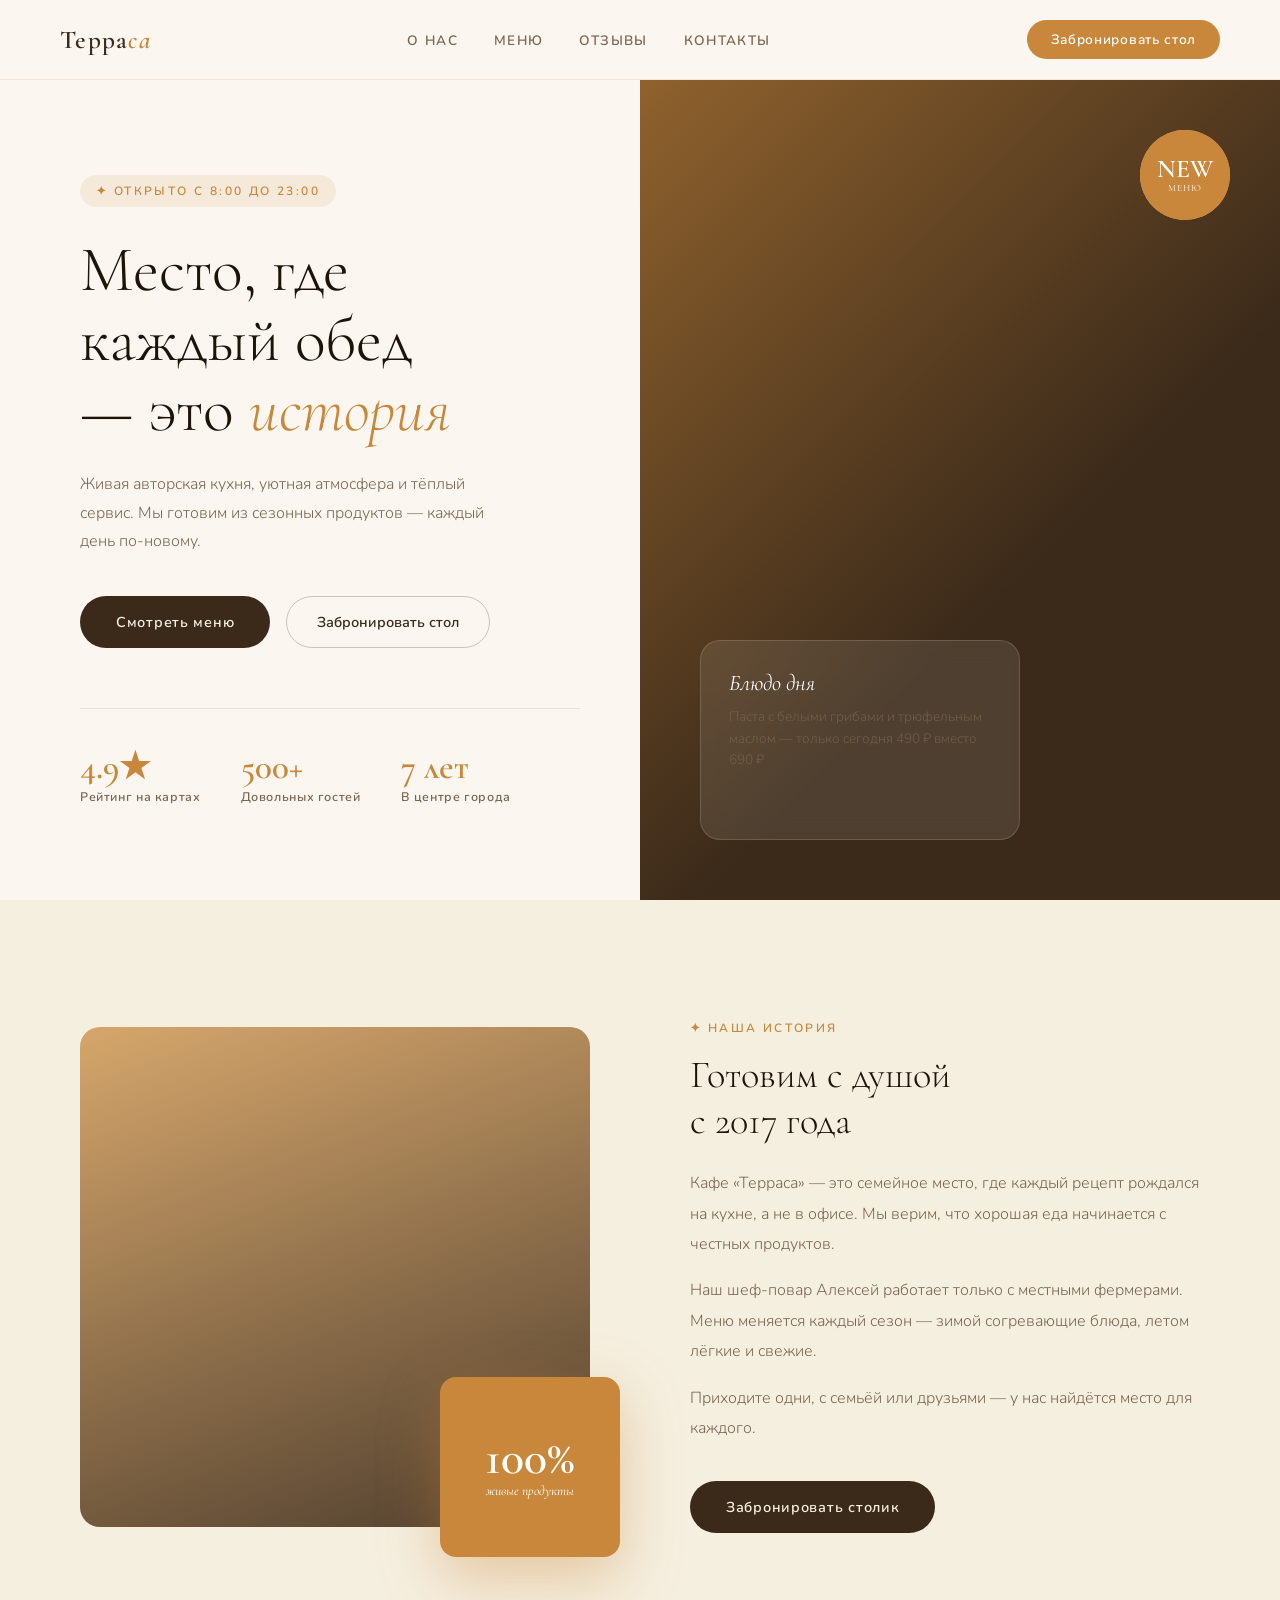
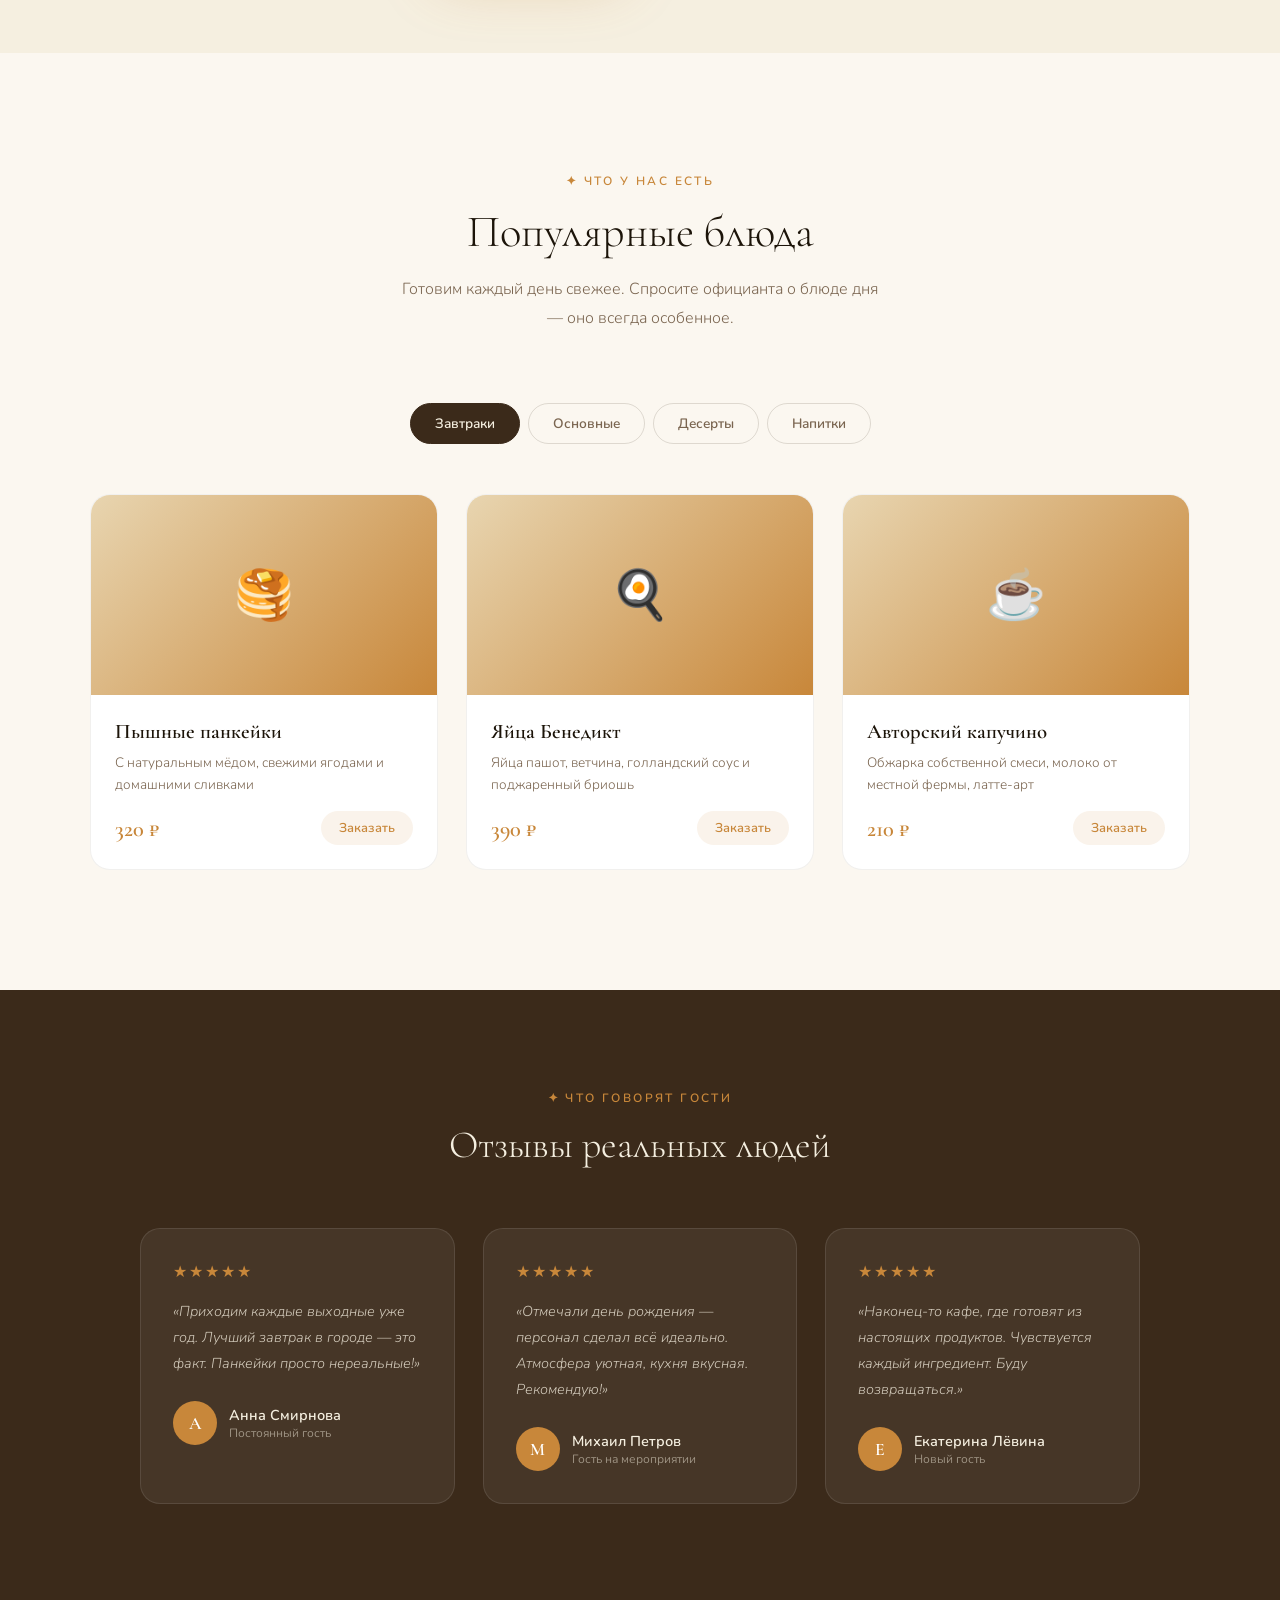
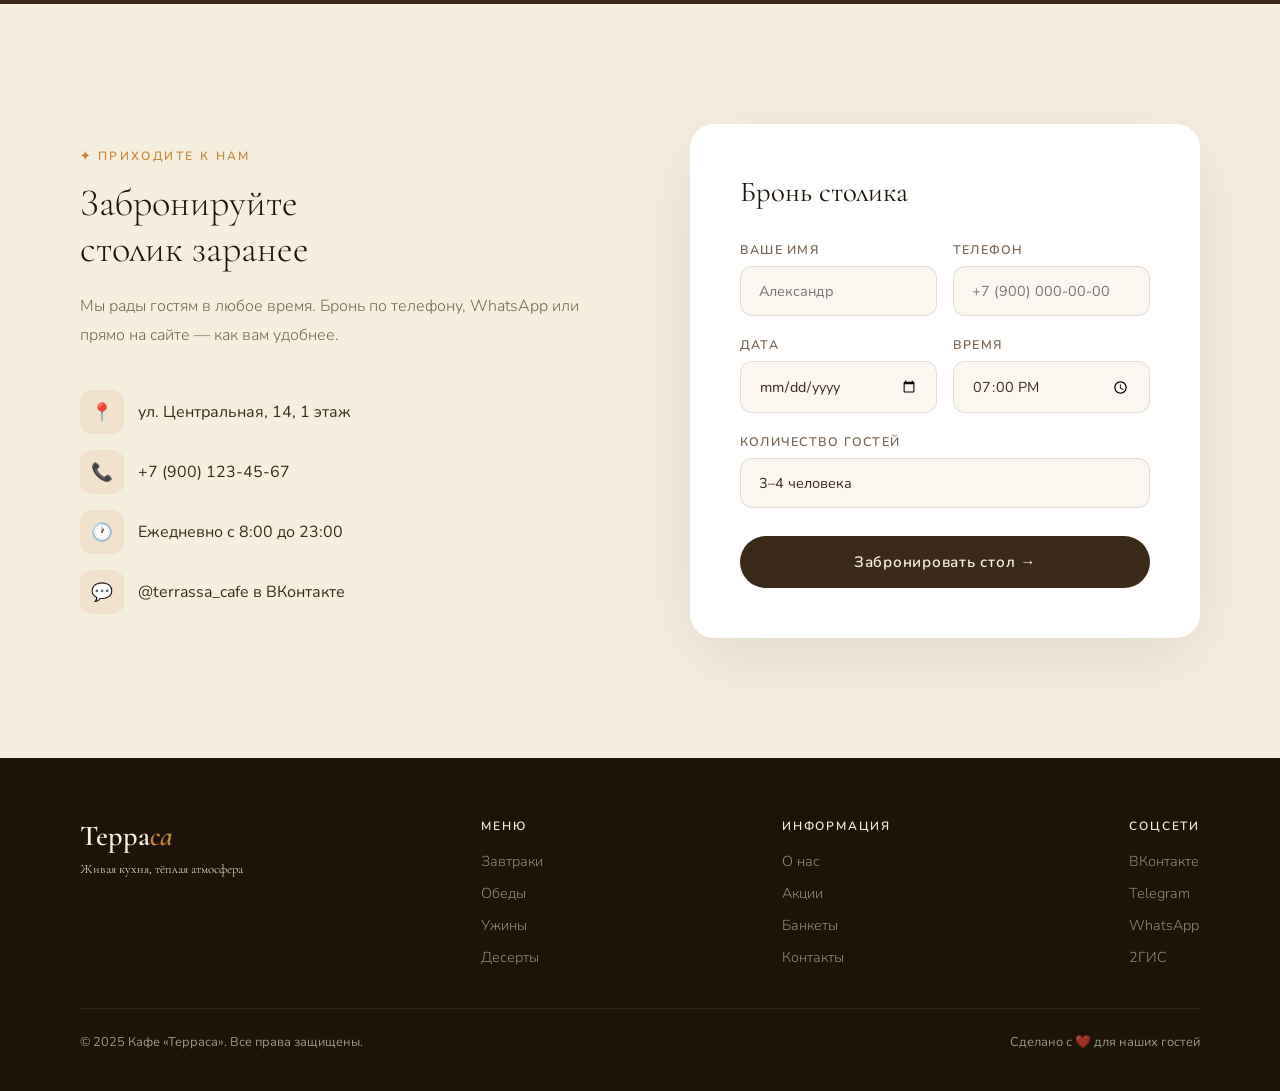
<file: index.html>
<!DOCTYPE html>
<html lang="ru">
<head>
<meta charset="UTF-8">
<meta name="viewport" content="width=device-width, initial-scale=1.0">
<meta name="description" content="Кафе «Терраса» — живая авторская кухня, уютная атмосфера, сезонные продукты. Завтраки, обеды, ужины. Бронирование столика онлайн.">
<title>Кафе «Терраса» — Живая кухня, тёплая атмосфера</title>
<link href="https://fonts.googleapis.com/css2?family=Cormorant+Garamond:ital,wght@0,300;0,400;0,600;1,300;1,400&family=Nunito:wght@300;400;600&display=swap" rel="stylesheet">
<style>
  :root {
    --cream: #F5EFE0;
    --warm: #E8D5B0;
    --brown: #3B2A1A;
    --amber: #C8873A;
    --dark: #1C1409;
    --muted: #7A6550;
    --light: #FBF7F0;
  }

  * { margin: 0; padding: 0; box-sizing: border-box; }

  html { scroll-behavior: smooth; }

  body {
    font-family: 'Nunito', sans-serif;
    background: var(--light);
    color: var(--brown);
    overflow-x: hidden;
  }

  /* NAV */
  nav {
    position: fixed; top: 0; width: 100%; z-index: 100;
    display: flex; justify-content: space-between; align-items: center;
    padding: 20px 60px;
    background: rgba(251,247,240,0.92);
    backdrop-filter: blur(12px);
    border-bottom: 1px solid rgba(200,135,58,0.15);
    animation: fadeDown 0.8s ease both;
  }

  .logo {
    font-family: 'Cormorant Garamond', serif;
    font-size: 1.6rem;
    font-weight: 600;
    color: var(--brown);
    letter-spacing: 0.05em;
    text-decoration: none;
  }
  .logo span { color: var(--amber); font-style: italic; }

  nav ul { list-style: none; display: flex; gap: 36px; }
  nav ul a {
    text-decoration: none;
    color: var(--muted);
    font-size: 0.85rem;
    font-weight: 600;
    letter-spacing: 0.1em;
    text-transform: uppercase;
    transition: color 0.3s;
  }
  nav ul a:hover { color: var(--amber); }

  .nav-btn {
    background: var(--amber);
    color: white;
    border: none;
    padding: 10px 24px;
    border-radius: 30px;
    font-family: 'Nunito', sans-serif;
    font-size: 0.85rem;
    font-weight: 600;
    cursor: pointer;
    transition: all 0.3s;
    letter-spacing: 0.05em;
  }
  .nav-btn:hover { background: var(--brown); transform: translateY(-1px); }

  /* HERO */
  .hero {
    min-height: 100vh;
    display: grid;
    grid-template-columns: 1fr 1fr;
    padding-top: 80px;
  }

  .hero-left {
    display: flex;
    flex-direction: column;
    justify-content: center;
    padding: 80px 60px 80px 80px;
    animation: fadeLeft 1s ease 0.2s both;
  }

  .hero-tag {
    display: inline-block;
    background: rgba(200,135,58,0.12);
    color: var(--amber);
    font-size: 0.75rem;
    font-weight: 600;
    letter-spacing: 0.2em;
    text-transform: uppercase;
    padding: 8px 16px;
    border-radius: 20px;
    margin-bottom: 28px;
    width: fit-content;
  }

  .hero h1 {
    font-family: 'Cormorant Garamond', serif;
    font-size: clamp(3rem, 5vw, 5rem);
    font-weight: 300;
    line-height: 1.1;
    color: var(--dark);
    margin-bottom: 24px;
  }

  .hero h1 em {
    font-style: italic;
    color: var(--amber);
  }

  .hero p {
    font-size: 1rem;
    color: var(--muted);
    line-height: 1.8;
    max-width: 420px;
    margin-bottom: 40px;
    font-weight: 300;
  }

  .hero-actions { display: flex; gap: 16px; align-items: center; }

  .btn-primary {
    background: var(--brown);
    color: var(--cream);
    border: none;
    padding: 16px 36px;
    border-radius: 50px;
    font-family: 'Nunito', sans-serif;
    font-size: 0.9rem;
    font-weight: 600;
    cursor: pointer;
    transition: all 0.3s;
    letter-spacing: 0.05em;
  }
  .btn-primary:hover { background: var(--amber); transform: translateY(-2px); box-shadow: 0 8px 30px rgba(200,135,58,0.35); }

  .btn-ghost {
    background: transparent;
    color: var(--brown);
    border: 1.5px solid rgba(59,42,26,0.25);
    padding: 15px 30px;
    border-radius: 50px;
    font-family: 'Nunito', sans-serif;
    font-size: 0.9rem;
    font-weight: 600;
    cursor: pointer;
    transition: all 0.3s;
  }
  .btn-ghost:hover { border-color: var(--amber); color: var(--amber); }

  .hero-stats {
    display: flex; gap: 40px;
    margin-top: 60px;
    padding-top: 40px;
    border-top: 1px solid rgba(59,42,26,0.1);
  }
  .stat-num {
    font-family: 'Cormorant Garamond', serif;
    font-size: 2.2rem;
    font-weight: 600;
    color: var(--amber);
    line-height: 1;
  }
  .stat-label {
    font-size: 0.78rem;
    color: var(--muted);
    font-weight: 600;
    letter-spacing: 0.05em;
    margin-top: 4px;
  }

  /* HERO RIGHT */
  .hero-right {
    position: relative;
    background: var(--brown);
    overflow: hidden;
    animation: fadeRight 1s ease 0.3s both;
  }

  .hero-img-bg {
    width: 100%; height: 100%;
    background:
      linear-gradient(135deg, rgba(200,135,58,0.6) 0%, rgba(59,42,26,0.85) 60%),
      url('https://images.unsplash.com/photo-1554118811-1e0d58224f24?w=800&q=80') center/cover;
    display: flex;
    flex-direction: column;
    justify-content: flex-end;
    padding: 60px;
  }

  .hero-card {
    background: rgba(251,247,240,0.1);
    backdrop-filter: blur(10px);
    border: 1px solid rgba(255,255,255,0.15);
    border-radius: 20px;
    padding: 28px;
    color: white;
    max-width: 320px;
  }

  .hero-card-title {
    font-family: 'Cormorant Garamond', serif;
    font-size: 1.4rem;
    font-weight: 400;
    margin-bottom: 10px;
    font-style: italic;
  }
  .hero-card p { font-size: 0.85rem; opacity: 0.8; line-height: 1.6; }

  /* ИСПРАВЛЕНИЕ: бейдж — крутится только псевдоэлемент, текст остаётся статичным */
  .floating-badge {
    position: absolute;
    top: 50px;
    right: 50px;
    width: 90px; height: 90px;
  }

  .floating-badge-ring {
    position: absolute;
    inset: 0;
    border-radius: 50%;
    background: var(--amber);
    animation: spin 8s linear infinite;
    border: 2px dashed rgba(255,255,255,0.4);
  }

  .floating-badge-content {
    position: absolute;
    inset: 0;
    border-radius: 50%;
    background: var(--amber);
    display: flex;
    flex-direction: column;
    align-items: center;
    justify-content: center;
    color: white;
    font-family: 'Cormorant Garamond', serif;
  }
  .floating-badge-content .big { font-size: 1.6rem; font-weight: 600; line-height: 1; }
  .floating-badge-content .small { font-size: 0.6rem; letter-spacing: 0.1em; opacity: 0.9; }

  /* ABOUT */
  .about {
    padding: 120px 80px;
    display: grid;
    grid-template-columns: 1fr 1fr;
    gap: 100px;
    align-items: center;
    background: var(--cream);
  }

  .section-tag {
    font-size: 0.75rem;
    font-weight: 600;
    letter-spacing: 0.2em;
    text-transform: uppercase;
    color: var(--amber);
    margin-bottom: 16px;
  }

  .about h2 {
    font-family: 'Cormorant Garamond', serif;
    font-size: clamp(2rem, 3vw, 3rem);
    font-weight: 300;
    line-height: 1.2;
    color: var(--dark);
    margin-bottom: 24px;
  }

  .about p {
    color: var(--muted);
    line-height: 1.9;
    font-weight: 300;
    margin-bottom: 16px;
  }

  .about-img {
    position: relative;
  }

  .about-img-main {
    width: 100%;
    height: 500px;
    border-radius: 20px;
    background:
      linear-gradient(160deg, rgba(200,135,58,0.7) 0%, rgba(59,42,26,0.9) 100%),
      url('https://images.unsplash.com/photo-1555396273-367ea4eb4db5?w=600&q=80') center/cover;
    background-blend-mode: multiply;
  }

  .about-img-overlay {
    position: absolute;
    bottom: -30px;
    right: -30px;
    width: 180px; height: 180px;
    border-radius: 16px;
    background: var(--amber);
    display: flex;
    flex-direction: column;
    align-items: center;
    justify-content: center;
    color: white;
    font-family: 'Cormorant Garamond', serif;
    box-shadow: 0 20px 60px rgba(200,135,58,0.4);
  }
  .about-img-overlay .num { font-size: 3rem; font-weight: 600; line-height: 1; }
  .about-img-overlay .txt { font-size: 0.85rem; text-align: center; font-style: italic; padding: 0 16px; }

  /* MENU */
  .menu {
    padding: 120px 80px;
    background: var(--light);
  }

  .menu-header {
    text-align: center;
    margin-bottom: 70px;
  }

  .menu-header h2 {
    font-family: 'Cormorant Garamond', serif;
    font-size: clamp(2.2rem, 3.5vw, 3.5rem);
    font-weight: 300;
    color: var(--dark);
    margin-bottom: 16px;
  }

  .menu-header p {
    color: var(--muted);
    font-weight: 300;
    max-width: 480px;
    margin: 0 auto;
    line-height: 1.8;
  }

  .menu-tabs {
    display: flex;
    gap: 8px;
    justify-content: center;
    margin-bottom: 50px;
    flex-wrap: wrap;
  }

  .tab {
    padding: 10px 24px;
    border-radius: 25px;
    border: 1.5px solid rgba(59,42,26,0.15);
    background: transparent;
    color: var(--muted);
    font-family: 'Nunito', sans-serif;
    font-size: 0.85rem;
    font-weight: 600;
    cursor: pointer;
    transition: all 0.3s;
  }
  .tab.active, .tab:hover {
    background: var(--brown);
    color: var(--cream);
    border-color: var(--brown);
  }

  /* Контент табов — скрываем неактивные */
  .menu-content { display: none; }
  .menu-content.active { display: grid; }

  .menu-grid {
    grid-template-columns: repeat(3, 1fr);
    gap: 28px;
    max-width: 1100px;
    margin: 0 auto;
  }

  .menu-card {
    background: white;
    border-radius: 20px;
    overflow: hidden;
    transition: all 0.4s;
    border: 1px solid rgba(59,42,26,0.07);
  }
  .menu-card:hover { transform: translateY(-6px); box-shadow: 0 20px 60px rgba(59,42,26,0.12); }

  .menu-card-img {
    height: 200px;
    background: linear-gradient(135deg, var(--warm), var(--amber));
    display: flex;
    align-items: center;
    justify-content: center;
    font-size: 3rem;
  }

  .menu-card-body { padding: 24px; }

  .menu-card-body h3 {
    font-family: 'Cormorant Garamond', serif;
    font-size: 1.3rem;
    font-weight: 600;
    color: var(--dark);
    margin-bottom: 8px;
  }

  .menu-card-body p {
    font-size: 0.85rem;
    color: var(--muted);
    line-height: 1.6;
    font-weight: 300;
    margin-bottom: 16px;
  }

  .menu-card-footer {
    display: flex;
    justify-content: space-between;
    align-items: center;
  }

  .price {
    font-family: 'Cormorant Garamond', serif;
    font-size: 1.4rem;
    font-weight: 600;
    color: var(--amber);
  }

  .order-btn {
    background: rgba(200,135,58,0.1);
    color: var(--amber);
    border: none;
    padding: 8px 18px;
    border-radius: 20px;
    font-family: 'Nunito', sans-serif;
    font-size: 0.8rem;
    font-weight: 600;
    cursor: pointer;
    transition: all 0.3s;
  }
  .order-btn:hover { background: var(--amber); color: white; }

  /* TESTIMONIALS */
  .testimonials {
    padding: 100px 80px;
    background: var(--brown);
    color: white;
    text-align: center;
  }

  .testimonials .section-tag { color: var(--amber); }

  .testimonials h2 {
    font-family: 'Cormorant Garamond', serif;
    font-size: clamp(2rem, 3vw, 3rem);
    font-weight: 300;
    margin-bottom: 60px;
    color: var(--cream);
  }

  .reviews-grid {
    display: grid;
    grid-template-columns: repeat(3, 1fr);
    gap: 28px;
    max-width: 1000px;
    margin: 0 auto;
  }

  .review-card {
    background: rgba(255,255,255,0.06);
    border: 1px solid rgba(255,255,255,0.1);
    border-radius: 20px;
    padding: 32px;
    text-align: left;
    transition: all 0.3s;
  }
  .review-card:hover { background: rgba(255,255,255,0.1); transform: translateY(-4px); }

  .stars { color: var(--amber); font-size: 1rem; margin-bottom: 16px; letter-spacing: 2px; }

  .review-text {
    font-size: 0.9rem;
    line-height: 1.8;
    color: rgba(245,239,224,0.8);
    font-weight: 300;
    margin-bottom: 24px;
    font-style: italic;
  }

  .reviewer {
    display: flex;
    align-items: center;
    gap: 12px;
  }

  .reviewer-avatar {
    width: 44px; height: 44px;
    border-radius: 50%;
    background: var(--amber);
    display: flex;
    align-items: center;
    justify-content: center;
    font-family: 'Cormorant Garamond', serif;
    font-size: 1.1rem;
    font-weight: 600;
    color: white;
    flex-shrink: 0;
  }

  .reviewer-name {
    font-size: 0.9rem;
    font-weight: 600;
    color: var(--cream);
  }
  .reviewer-sub {
    font-size: 0.75rem;
    color: rgba(245,239,224,0.5);
  }

  /* BOOKING */
  .booking {
    padding: 120px 80px;
    background: var(--cream);
    display: grid;
    grid-template-columns: 1fr 1fr;
    gap: 100px;
    align-items: center;
  }

  .booking h2 {
    font-family: 'Cormorant Garamond', serif;
    font-size: clamp(2rem, 3vw, 3.2rem);
    font-weight: 300;
    line-height: 1.2;
    color: var(--dark);
    margin-bottom: 20px;
  }

  .booking > div > p {
    color: var(--muted);
    font-weight: 300;
    line-height: 1.8;
    margin-bottom: 40px;
  }

  .contact-list { list-style: none; display: flex; flex-direction: column; gap: 16px; }

  .contact-item {
    display: flex;
    align-items: center;
    gap: 14px;
    color: var(--brown);
    font-weight: 400;
  }

  .contact-icon {
    width: 44px; height: 44px;
    background: rgba(200,135,58,0.12);
    border-radius: 12px;
    display: flex;
    align-items: center;
    justify-content: center;
    font-size: 1.1rem;
    flex-shrink: 0;
  }

  .booking-form {
    background: white;
    border-radius: 24px;
    padding: 50px;
    box-shadow: 0 20px 80px rgba(59,42,26,0.1);
  }

  .booking-form h3 {
    font-family: 'Cormorant Garamond', serif;
    font-size: 1.8rem;
    font-weight: 400;
    color: var(--dark);
    margin-bottom: 32px;
  }

  .form-row { display: grid; grid-template-columns: 1fr 1fr; gap: 16px; }

  .form-group { margin-bottom: 20px; }

  .form-group label {
    display: block;
    font-size: 0.78rem;
    font-weight: 600;
    letter-spacing: 0.1em;
    text-transform: uppercase;
    color: var(--muted);
    margin-bottom: 8px;
  }

  .form-group input, .form-group select {
    width: 100%;
    padding: 14px 18px;
    border: 1.5px solid rgba(59,42,26,0.12);
    border-radius: 12px;
    background: var(--light);
    color: var(--brown);
    font-family: 'Nunito', sans-serif;
    font-size: 0.9rem;
    outline: none;
    transition: border-color 0.3s;
    appearance: none;
    -webkit-appearance: none;
  }
  .form-group input:focus, .form-group select:focus {
    border-color: var(--amber);
  }

  /* ИСПРАВЛЕНИЕ: убираем перезагрузку страницы при клике на кнопку отправки */
  .form-submit {
    width: 100%;
    background: var(--brown);
    color: var(--cream);
    border: none;
    padding: 16px;
    border-radius: 50px;
    font-family: 'Nunito', sans-serif;
    font-size: 0.95rem;
    font-weight: 600;
    cursor: pointer;
    transition: all 0.3s;
    margin-top: 8px;
    letter-spacing: 0.05em;
    type: button;
  }
  .form-submit:hover { background: var(--amber); transform: translateY(-2px); box-shadow: 0 8px 30px rgba(200,135,58,0.35); }

  /* Уведомление об успешной отправке */
  .form-success {
    display: none;
    text-align: center;
    padding: 20px;
    background: rgba(200,135,58,0.1);
    border-radius: 16px;
    color: var(--amber);
    font-weight: 600;
    margin-top: 16px;
    font-size: 0.95rem;
  }

  /* FOOTER */
  footer {
    background: var(--dark);
    color: rgba(245,239,224,0.6);
    padding: 60px 80px 40px;
    display: flex;
    flex-direction: column;
    gap: 40px;
  }

  .footer-top {
    display: flex;
    justify-content: space-between;
    align-items: flex-start;
  }

  .footer-logo {
    font-family: 'Cormorant Garamond', serif;
    font-size: 1.8rem;
    font-weight: 600;
    color: var(--cream);
  }
  .footer-logo span { color: var(--amber); font-style: italic; }
  .footer-logo p {
    font-size: 0.8rem;
    margin-top: 8px;
    font-weight: 300;
  }

  .footer-links h4 {
    font-size: 0.75rem;
    font-weight: 600;
    letter-spacing: 0.15em;
    text-transform: uppercase;
    color: var(--cream);
    margin-bottom: 16px;
  }
  .footer-links ul { list-style: none; display: flex; flex-direction: column; gap: 10px; }
  .footer-links a {
    text-decoration: none;
    color: rgba(245,239,224,0.55);
    font-size: 0.9rem;
    transition: color 0.3s;
    font-weight: 300;
  }
  .footer-links a:hover { color: var(--amber); }

  .footer-bottom {
    border-top: 1px solid rgba(255,255,255,0.08);
    padding-top: 24px;
    display: flex;
    justify-content: space-between;
    font-size: 0.8rem;
  }

  /* ANIMATIONS */
  @keyframes fadeDown {
    from { opacity: 0; transform: translateY(-20px); }
    to { opacity: 1; transform: translateY(0); }
  }
  @keyframes fadeLeft {
    from { opacity: 0; transform: translateX(-30px); }
    to { opacity: 1; transform: translateX(0); }
  }
  @keyframes fadeRight {
    from { opacity: 0; transform: translateX(30px); }
    to { opacity: 1; transform: translateX(0); }
  }
  @keyframes spin {
    from { transform: rotate(0deg); }
    to { transform: rotate(360deg); }
  }

  /* RESPONSIVE */
  @media (max-width: 900px) {
    nav { padding: 16px 24px; }
    nav ul { display: none; }
    .hero { grid-template-columns: 1fr; }
    .hero-right { min-height: 50vh; }
    .hero-left { padding: 60px 24px; }
    .about, .booking { grid-template-columns: 1fr; padding: 60px 24px; gap: 40px; }
    .menu { padding: 60px 24px; }
    .menu-grid { grid-template-columns: 1fr; }
    .reviews-grid { grid-template-columns: 1fr; }
    .testimonials { padding: 60px 24px; }
    footer { padding: 40px 24px; }
    .footer-top { flex-direction: column; gap: 32px; }
    .footer-bottom { flex-direction: column; gap: 8px; }
    .about-img-overlay { display: none; }
    .booking-form { padding: 32px 24px; }
    .form-row { grid-template-columns: 1fr; }
  }
</style>
</head>
<body>

<!-- NAV -->
<nav>
  <a href="#" class="logo">Терра<span>са</span></a>
  <ul>
    <li><a href="#about">О нас</a></li>
    <li><a href="#menu">Меню</a></li>
    <li><a href="#reviews">Отзывы</a></li>
    <li><a href="#booking">Контакты</a></li>
  </ul>
  <button class="nav-btn" onclick="document.getElementById('booking').scrollIntoView({behavior:'smooth'})">Забронировать стол</button>
</nav>

<!-- HERO -->
<section class="hero">
  <div class="hero-left">
    <div class="hero-tag">✦ Открыто с 8:00 до 23:00</div>
    <h1>Место, где<br>каждый обед<br>— это <em>история</em></h1>
    <p>Живая авторская кухня, уютная атмосфера и тёплый сервис. Мы готовим из сезонных продуктов — каждый день по-новому.</p>
    <div class="hero-actions">
      <button class="btn-primary" onclick="document.getElementById('menu').scrollIntoView({behavior:'smooth'})">Смотреть меню</button>
      <button class="btn-ghost" onclick="document.getElementById('booking').scrollIntoView({behavior:'smooth'})">Забронировать стол</button>
    </div>
    <div class="hero-stats">
      <div>
        <div class="stat-num">4.9★</div>
        <div class="stat-label">Рейтинг на картах</div>
      </div>
      <div>
        <div class="stat-num">500+</div>
        <div class="stat-label">Довольных гостей</div>
      </div>
      <div>
        <div class="stat-num">7 лет</div>
        <div class="stat-label">В центре города</div>
      </div>
    </div>
  </div>
  <div class="hero-right">
    <div class="hero-img-bg">
      <!-- ИСПРАВЛЕНИЕ: бейдж разделён на фоновое кольцо (крутится) и текст (статичный) -->
      <div class="floating-badge">
        <div class="floating-badge-ring"></div>
        <div class="floating-badge-content">
          <div class="big">NEW</div>
          <div class="small">МЕНЮ</div>
        </div>
      </div>
      <div class="hero-card">
        <div class="hero-card-title">Блюдо дня</div>
        <p>Паста с белыми грибами и трюфельным маслом — только сегодня 490 ₽ вместо 690 ₽</p>
      </div>
    </div>
  </div>
</section>

<!-- ABOUT -->
<section class="about" id="about">
  <div class="about-img">
    <div class="about-img-main"></div>
    <div class="about-img-overlay">
      <div class="num">100%</div>
      <div class="txt">живые продукты</div>
    </div>
  </div>
  <div>
    <div class="section-tag">✦ Наша история</div>
    <h2>Готовим с душой<br>с 2017 года</h2>
    <p>Кафе «Терраса» — это семейное место, где каждый рецепт рождался на кухне, а не в офисе. Мы верим, что хорошая еда начинается с честных продуктов.</p>
    <p>Наш шеф-повар Алексей работает только с местными фермерами. Меню меняется каждый сезон — зимой согревающие блюда, летом лёгкие и свежие.</p>
    <p>Приходите одни, с семьёй или друзьями — у нас найдётся место для каждого.</p>
    <br>
    <button class="btn-primary" onclick="document.getElementById('booking').scrollIntoView({behavior:'smooth'})">Забронировать столик</button>
  </div>
</section>

<!-- MENU -->
<section class="menu" id="menu">
  <div class="menu-header">
    <div class="section-tag">✦ Что у нас есть</div>
    <h2>Популярные блюда</h2>
    <p>Готовим каждый день свежее. Спросите официанта о блюде дня — оно всегда особенное.</p>
  </div>
  <div class="menu-tabs">
    <button class="tab active" data-tab="breakfast">Завтраки</button>
    <button class="tab" data-tab="main">Основные</button>
    <button class="tab" data-tab="desserts">Десерты</button>
    <button class="tab" data-tab="drinks">Напитки</button>
  </div>

  <!-- ИСПРАВЛЕНИЕ: табы теперь реально переключают контент -->
  <div class="menu-content menu-grid active" data-content="breakfast">
    <div class="menu-card">
      <div class="menu-card-img">🥞</div>
      <div class="menu-card-body">
        <h3>Пышные панкейки</h3>
        <p>С натуральным мёдом, свежими ягодами и домашними сливками</p>
        <div class="menu-card-footer">
          <div class="price">320 ₽</div>
          <button class="order-btn">Заказать</button>
        </div>
      </div>
    </div>
    <div class="menu-card">
      <div class="menu-card-img">🍳</div>
      <div class="menu-card-body">
        <h3>Яйца Бенедикт</h3>
        <p>Яйца пашот, ветчина, голландский соус и поджаренный бриошь</p>
        <div class="menu-card-footer">
          <div class="price">390 ₽</div>
          <button class="order-btn">Заказать</button>
        </div>
      </div>
    </div>
    <div class="menu-card">
      <div class="menu-card-img">☕</div>
      <div class="menu-card-body">
        <h3>Авторский капучино</h3>
        <p>Обжарка собственной смеси, молоко от местной фермы, латте-арт</p>
        <div class="menu-card-footer">
          <div class="price">210 ₽</div>
          <button class="order-btn">Заказать</button>
        </div>
      </div>
    </div>
  </div>

  <div class="menu-content menu-grid" data-content="main">
    <div class="menu-card">
      <div class="menu-card-img">🍝</div>
      <div class="menu-card-body">
        <h3>Паста с трюфелем</h3>
        <p>Белые грибы, трюфельное масло, пармезан, свежая паста ручной работы</p>
        <div class="menu-card-footer">
          <div class="price">690 ₽</div>
          <button class="order-btn">Заказать</button>
        </div>
      </div>
    </div>
    <div class="menu-card">
      <div class="menu-card-img">🥩</div>
      <div class="menu-card-body">
        <h3>Говядина sous vide</h3>
        <p>Томлёная 12 часов, с овощным пюре и соусом из красного вина</p>
        <div class="menu-card-footer">
          <div class="price">890 ₽</div>
          <button class="order-btn">Заказать</button>
        </div>
      </div>
    </div>
    <div class="menu-card">
      <div class="menu-card-img">🥗</div>
      <div class="menu-card-body">
        <h3>Сезонный салат</h3>
        <p>Микс листьев, козий сыр, грецкие орехи и малиновая заправка</p>
        <div class="menu-card-footer">
          <div class="price">420 ₽</div>
          <button class="order-btn">Заказать</button>
        </div>
      </div>
    </div>
  </div>

  <div class="menu-content menu-grid" data-content="desserts">
    <div class="menu-card">
      <div class="menu-card-img">🍮</div>
      <div class="menu-card-body">
        <h3>Крем-брюле</h3>
        <p>Классический французский десерт с хрустящей карамельной корочкой</p>
        <div class="menu-card-footer">
          <div class="price">280 ₽</div>
          <button class="order-btn">Заказать</button>
        </div>
      </div>
    </div>
    <div class="menu-card">
      <div class="menu-card-img">🍰</div>
      <div class="menu-card-body">
        <h3>Тирамису</h3>
        <p>По-домашнему — с настоящим маскарпоне и свежезаваренным эспрессо</p>
        <div class="menu-card-footer">
          <div class="price">320 ₽</div>
          <button class="order-btn">Заказать</button>
        </div>
      </div>
    </div>
    <div class="menu-card">
      <div class="menu-card-img">🍓</div>
      <div class="menu-card-body">
        <h3>Сорбет из ягод</h3>
        <p>Сезонные ягоды, без добавок и красителей — только натуральное</p>
        <div class="menu-card-footer">
          <div class="price">240 ₽</div>
          <button class="order-btn">Заказать</button>
        </div>
      </div>
    </div>
  </div>

  <div class="menu-content menu-grid" data-content="drinks">
    <div class="menu-card">
      <div class="menu-card-img">☕</div>
      <div class="menu-card-body">
        <h3>Авторский латте</h3>
        <p>Двойной эспрессо, вспененное фермерское молоко, рисунок на пенке</p>
        <div class="menu-card-footer">
          <div class="price">230 ₽</div>
          <button class="order-btn">Заказать</button>
        </div>
      </div>
    </div>
    <div class="menu-card">
      <div class="menu-card-img">🍹</div>
      <div class="menu-card-body">
        <h3>Лимонад домашний</h3>
        <p>Свежевыжатые цитрусы, мята, газированная вода и тростниковый сахар</p>
        <div class="menu-card-footer">
          <div class="price">190 ₽</div>
          <button class="order-btn">Заказать</button>
        </div>
      </div>
    </div>
    <div class="menu-card">
      <div class="menu-card-img">🫖</div>
      <div class="menu-card-body">
        <h3>Чай травяной</h3>
        <p>Авторский купаж из чабреца, мелиссы и ромашки — из собственного сада</p>
        <div class="menu-card-footer">
          <div class="price">160 ₽</div>
          <button class="order-btn">Заказать</button>
        </div>
      </div>
    </div>
  </div>
</section>

<!-- TESTIMONIALS -->
<section class="testimonials" id="reviews">
  <div class="section-tag">✦ Что говорят гости</div>
  <h2>Отзывы реальных людей</h2>
  <div class="reviews-grid">
    <div class="review-card">
      <div class="stars">★★★★★</div>
      <div class="review-text">«Приходим каждые выходные уже год. Лучший завтрак в городе — это факт. Панкейки просто нереальные!»</div>
      <div class="reviewer">
        <div class="reviewer-avatar">А</div>
        <div>
          <div class="reviewer-name">Анна Смирнова</div>
          <div class="reviewer-sub">Постоянный гость</div>
        </div>
      </div>
    </div>
    <div class="review-card">
      <div class="stars">★★★★★</div>
      <div class="review-text">«Отмечали день рождения — персонал сделал всё идеально. Атмосфера уютная, кухня вкусная. Рекомендую!»</div>
      <div class="reviewer">
        <div class="reviewer-avatar">М</div>
        <div>
          <div class="reviewer-name">Михаил Петров</div>
          <div class="reviewer-sub">Гость на мероприятии</div>
        </div>
      </div>
    </div>
    <div class="review-card">
      <div class="stars">★★★★★</div>
      <div class="review-text">«Наконец-то кафе, где готовят из настоящих продуктов. Чувствуется каждый ингредиент. Буду возвращаться.»</div>
      <div class="reviewer">
        <div class="reviewer-avatar">Е</div>
        <div>
          <div class="reviewer-name">Екатерина Лёвина</div>
          <div class="reviewer-sub">Новый гость</div>
        </div>
      </div>
    </div>
  </div>
</section>

<!-- BOOKING -->
<section class="booking" id="booking">
  <div>
    <div class="section-tag">✦ Приходите к нам</div>
    <h2>Забронируйте<br>столик заранее</h2>
    <p>Мы рады гостям в любое время. Бронь по телефону, WhatsApp или прямо на сайте — как вам удобнее.</p>
    <ul class="contact-list">
      <li class="contact-item">
        <div class="contact-icon">📍</div>
        <div>ул. Центральная, 14, 1 этаж</div>
      </li>
      <li class="contact-item">
        <div class="contact-icon">📞</div>
        <div>+7 (900) 123-45-67</div>
      </li>
      <li class="contact-item">
        <div class="contact-icon">🕐</div>
        <div>Ежедневно с 8:00 до 23:00</div>
      </li>
      <li class="contact-item">
        <div class="contact-icon">💬</div>
        <div>@terrassa_cafe в ВКонтакте</div>
      </li>
    </ul>
  </div>
  <div class="booking-form">
    <h3>Бронь столика</h3>
    <!-- ИСПРАВЛЕНИЕ: убран <form>, чтобы не было перезагрузки страницы -->
    <div class="form-row">
      <div class="form-group">
        <label>Ваше имя</label>
        <input type="text" id="field-name" placeholder="Александр">
      </div>
      <div class="form-group">
        <label>Телефон</label>
        <input type="tel" id="field-phone" placeholder="+7 (900) 000-00-00">
      </div>
    </div>
    <div class="form-row">
      <div class="form-group">
        <label>Дата</label>
        <input type="date" id="field-date">
      </div>
      <div class="form-group">
        <label>Время</label>
        <input type="time" id="field-time" value="19:00">
      </div>
    </div>
    <div class="form-group">
      <label>Количество гостей</label>
      <select id="field-guests">
        <option>1 человек</option>
        <option>2 человека</option>
        <option selected>3–4 человека</option>
        <option>5–6 человек</option>
        <option>7+ человек</option>
      </select>
    </div>
    <button class="form-submit" type="button" onclick="handleBooking()">Забронировать стол →</button>
    <div class="form-success" id="form-success">✓ Заявка принята! Мы свяжемся с вами в течение 15 минут.</div>
  </div>
</section>

<!-- FOOTER -->
<footer>
  <div class="footer-top">
    <div class="footer-logo">
      Терра<span>са</span>
      <p>Живая кухня, тёплая атмосфера</p>
    </div>
    <div class="footer-links">
      <h4>Меню</h4>
      <ul>
        <li><a href="#menu">Завтраки</a></li>
        <li><a href="#menu">Обеды</a></li>
        <li><a href="#menu">Ужины</a></li>
        <li><a href="#menu">Десерты</a></li>
      </ul>
    </div>
    <div class="footer-links">
      <h4>Информация</h4>
      <ul>
        <li><a href="#about">О нас</a></li>
        <li><a href="#">Акции</a></li>
        <li><a href="#booking">Банкеты</a></li>
        <li><a href="#booking">Контакты</a></li>
      </ul>
    </div>
    <div class="footer-links">
      <h4>Соцсети</h4>
      <ul>
        <li><a href="#">ВКонтакте</a></li>
        <li><a href="#">Telegram</a></li>
        <li><a href="#">WhatsApp</a></li>
        <li><a href="#">2ГИС</a></li>
      </ul>
    </div>
  </div>
  <div class="footer-bottom">
    <span>© 2025 Кафе «Терраса». Все права защищены.</span>
    <span>Сделано с ❤️ для наших гостей</span>
  </div>
</footer>

<script>
  // Переключение табов меню — теперь реально скрывает/показывает блюда
  document.querySelectorAll('.tab').forEach(tab => {
    tab.addEventListener('click', () => {
      const target = tab.dataset.tab;

      document.querySelectorAll('.tab').forEach(t => t.classList.remove('active'));
      tab.classList.add('active');

      document.querySelectorAll('.menu-content').forEach(content => {
        content.classList.remove('active');
      });
      document.querySelector(`.menu-content[data-content="${target}"]`).classList.add('active');
    });
  });

  // Scroll-анимации для карточек
  const observer = new IntersectionObserver((entries) => {
    entries.forEach(entry => {
      if (entry.isIntersecting) {
        entry.target.style.opacity = '1';
        entry.target.style.transform = 'translateY(0)';
      }
    });
  }, { threshold: 0.1 });

  document.querySelectorAll('.menu-card, .review-card').forEach(el => {
    el.style.opacity = '0';
    el.style.transform = 'translateY(30px)';
    el.style.transition = 'opacity 0.6s ease, transform 0.6s ease';
    observer.observe(el);
  });

  // Обработка формы бронирования без перезагрузки страницы
  function handleBooking() {
    const name = document.getElementById('field-name').value.trim();
    const phone = document.getElementById('field-phone').value.trim();
    const date = document.getElementById('field-date').value;
    const time = document.getElementById('field-time').value;

    if (!name || !phone || !date || !time) {
      alert('Пожалуйста, заполните все обязательные поля: имя, телефон, дата и время.');
      return;
    }

    const btn = document.querySelector('.form-submit');
    btn.textContent = 'Отправка...';
    btn.disabled = true;

    // Имитация отправки (здесь подключается реальный API/Telegram-бот и т.д.)
    setTimeout(() => {
      document.getElementById('form-success').style.display = 'block';
      btn.style.display = 'none';
    }, 800);
  }
</script>

</body>
</html>
</file>
